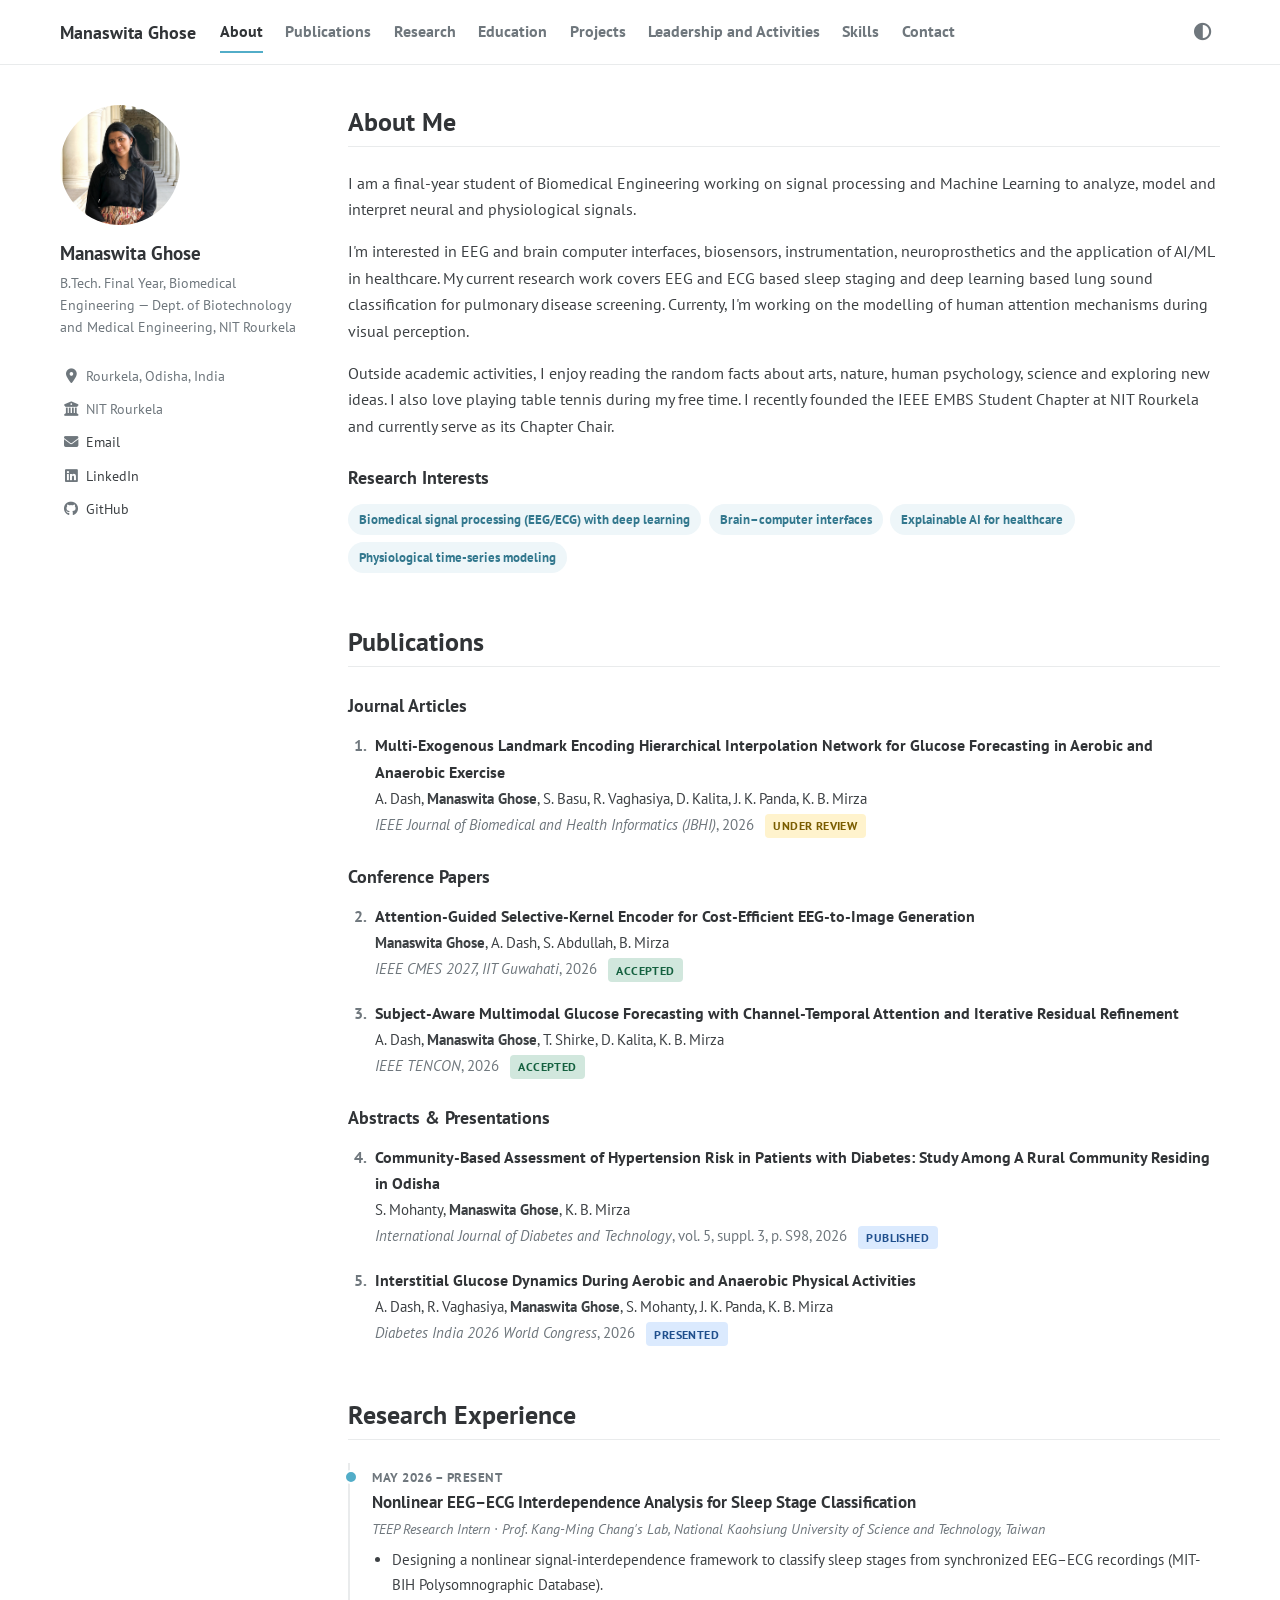
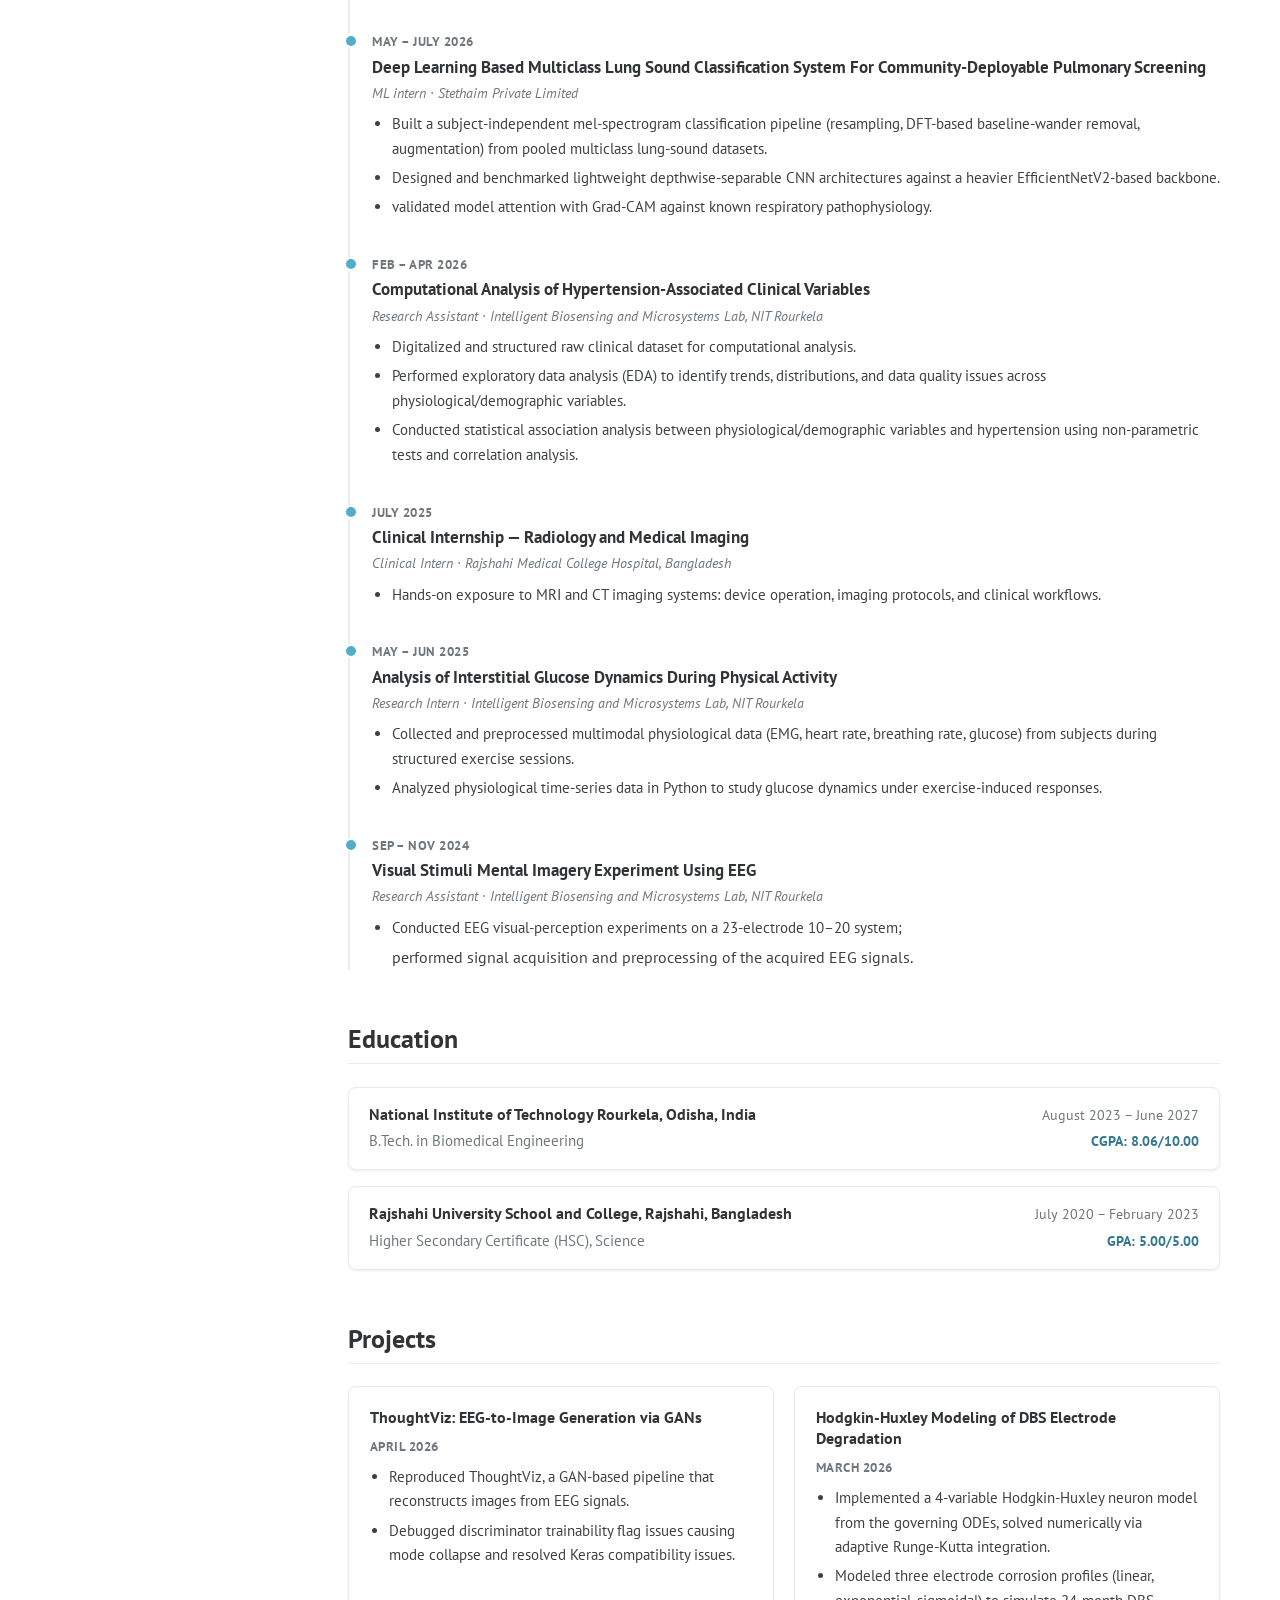
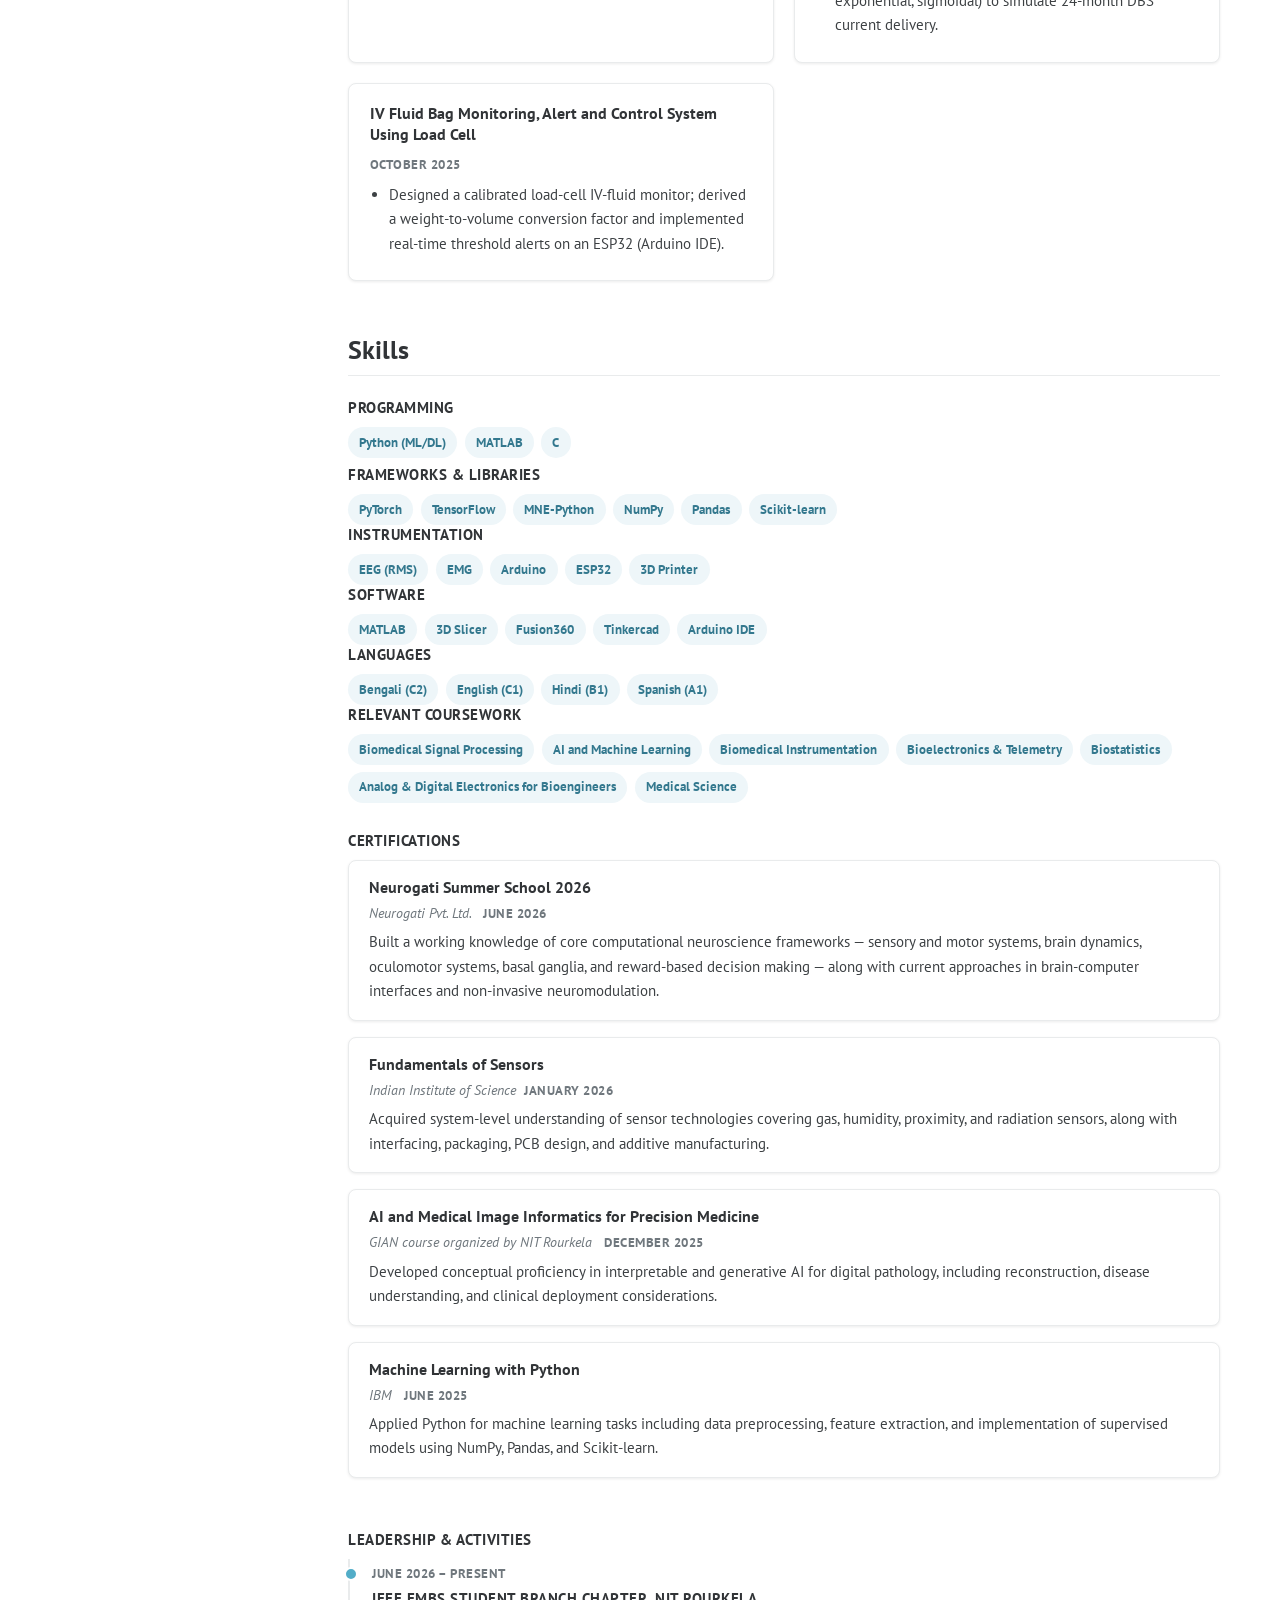
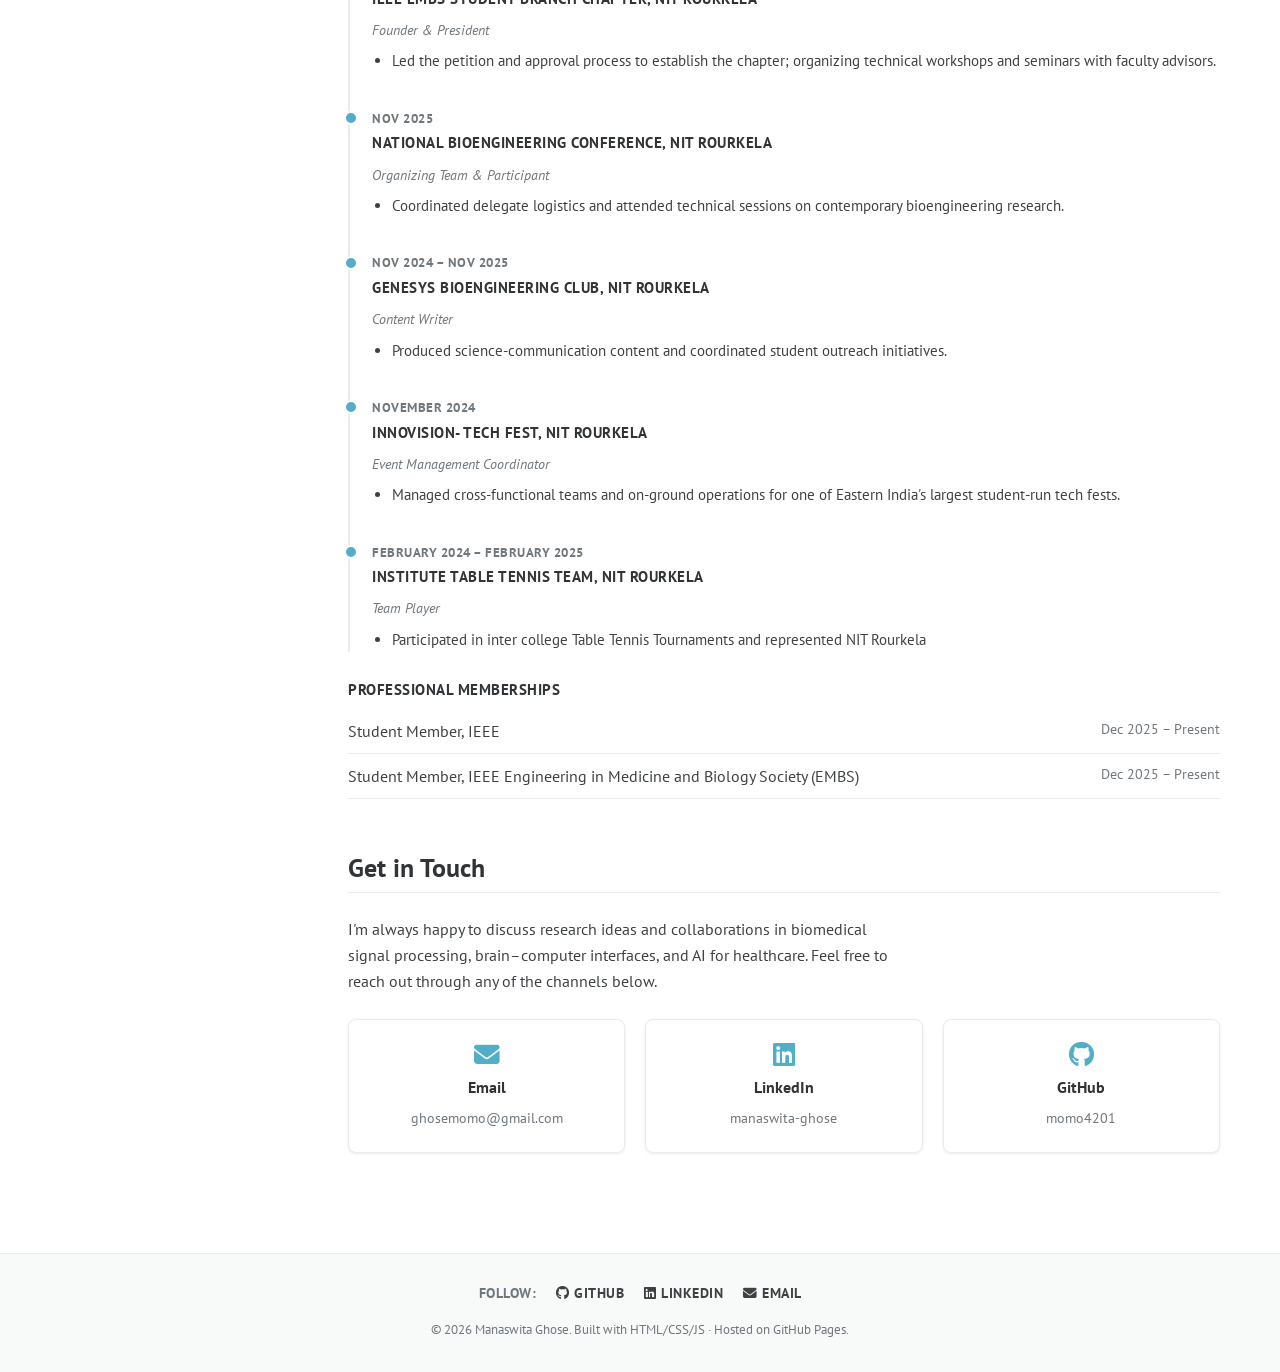
<file: index.html>
<!DOCTYPE html>
<html lang="en">
<head>
  <meta charset="UTF-8">
  <meta name="viewport" content="width=device-width, initial-scale=1.0">
  <title>Manaswita Ghose — Biomedical Engineering, NIT Rourkela</title>
  <meta name="description" content="Academic portfolio of Manaswita Ghose — final-year B.Tech. student in Biomedical Engineering at NIT Rourkela. Research in biomedical signal processing (EEG/ECG) with deep learning, brain–computer interfaces, and explainable AI for healthcare.">
  <meta name="author" content="Manaswita Ghose">
  <meta property="og:title" content="Manaswita Ghose — Academic Portfolio">
  <meta property="og:description" content="Biomedical signal processing (EEG/ECG) with deep learning · Brain–computer interfaces · Explainable AI for healthcare · Physiological time-series modeling">
  <meta property="og:type" content="website">

  <!-- Apply saved theme before first paint to avoid a flash of the wrong theme -->
  <script>
    try {
      var t = localStorage.getItem("portfolio-theme");
      if (t === "dark" || (!t && window.matchMedia && window.matchMedia("(prefers-color-scheme: dark)").matches)) {
        document.documentElement.setAttribute("data-theme", "dark");
      }
    } catch (e) {}
  </script>

  <link rel="preconnect" href="https://fonts.googleapis.com">
  <link rel="preconnect" href="https://fonts.gstatic.com" crossorigin>
  <link href="https://fonts.googleapis.com/css2?family=PT+Sans:ital,wght@0,400;0,700;1,400&display=swap" rel="stylesheet">
  <link rel="stylesheet" href="https://cdnjs.cloudflare.com/ajax/libs/font-awesome/6.5.2/css/all.min.css">
  <link rel="stylesheet" href="styles.css">
</head>
<body>

  <!-- ================= Masthead / Navigation ================= -->
  <header class="masthead" id="top">
    <div class="masthead__inner">
      <a class="site-title" href="#top">Manaswita Ghose</a>
      <nav class="site-nav" id="site-nav" aria-label="Primary">
        <ul class="nav-links">
          <li><a href="#about" class="active">About</a></li>
          <li><a href="#publications">Publications</a></li>
          <li><a href="#experience">Research</a></li>
          <li><a href="#education">Education</a></li>
          <li><a href="#projects">Projects</a></li>
          <li><a href="#activities">Leadership and Activities</a></li>
          <!-- <li><a href="#blog">Blog</a></li> -->
          <!-- <li><a href="#events">Events</a></li> -->
          <li><a href="#skills">Skills</a></li>
          <li><a href="#contact">Contact</a></li>
        </ul>
      </nav>
      <div class="masthead__actions">
        <button id="theme-toggle" type="button" aria-label="Toggle dark mode" title="Toggle dark mode"><i class="fa-solid fa-circle-half-stroke"></i></button>
        <button id="nav-toggle" type="button" aria-label="Toggle navigation" aria-expanded="false"><i class="fa-solid fa-bars"></i></button>
      </div>
    </div>
  </header>

  <div class="page-wrap">

    <!-- ================= Author Sidebar ================= -->
    <aside class="sidebar">
      <div class="author-avatar">
        <img src="images/manaswita.png" alt="Portrait of Manaswita Ghose">
      </div>
      <h2 class="author-name">Manaswita Ghose</h2>
      <p class="author-bio">B.Tech. Final Year, Biomedical Engineering — Dept. of Biotechnology and Medical Engineering, NIT Rourkela</p>
      <ul class="author-urls">
        <li><i class="fa-solid fa-location-dot"></i> Rourkela, Odisha, India</li>
        <li><i class="fa-solid fa-building-columns"></i> NIT Rourkela</li>
        <li><a href="mailto:ghosemomo@gmail.com"><i class="fa-solid fa-envelope"></i> Email</a></li>
        <li><a href="https://www.linkedin.com/in/manaswita-ghose-0408abc/" target="_blank" rel="noopener"><i class="fa-brands fa-linkedin"></i> LinkedIn</a></li>
        <li><a href="https://github.com/momo4201" target="_blank" rel="noopener"><i class="fa-brands fa-github"></i> GitHub</a></li>
      </ul>
    </aside>

    <main class="page-content">

      <!-- ================= About ================= -->
      <section id="about" class="page-section">
        <h2 class="section-title">About Me</h2>
        <p>I am a final-year student of Biomedical Engineering working on signal processing and Machine Learning to analyze, model and interpret neural and physiological signals.</p>
        <p>I'm interested in EEG and brain computer interfaces, biosensors, instrumentation, neuroprosthetics and the application of AI/ML in healthcare. My current research work covers EEG and ECG based sleep staging and deep learning based lung sound classification for pulmonary disease screening. Currenty, I'm working on the modelling of human attention mechanisms during visual perception. </p>
        <p>Outside academic activities, I enjoy reading the random facts about arts, nature, human psychology, science and exploring new ideas. I also love playing table tennis during my free time. I recently founded the IEEE EMBS Student Chapter at NIT Rourkela and currently serve as its Chapter Chair.  </p>
        <h3 class="subsection-title">Research Interests</h3>
        <div class="tags">
          <span class="tag">Biomedical signal processing (EEG/ECG) with deep learning</span>
          <span class="tag">Brain–computer interfaces</span>
          <span class="tag">Explainable AI for healthcare</span>
          <span class="tag">Physiological time-series modeling</span>
        </div>
      </section>

      <!-- ================= Publications ================= -->

      <section id="publications" class="page-section">
        <h2 class="section-title">Publications</h2>

        <div class="pub-group">
          <h3 class="subsection-title">Journal Articles</h3>
          <ol class="pub-list">
            <li class="pub">
              <p class="pub-title">Multi-Exogenous Landmark Encoding Hierarchical Interpolation Network for Glucose Forecasting in Aerobic and Anaerobic Exercise</p>
              <p class="pub-authors">A. Dash, <strong>Manaswita Ghose</strong>, S. Basu, R. Vaghasiya, D. Kalita, J. K. Panda, K. B. Mirza</p>
              <p class="pub-venue"><em>IEEE Journal of Biomedical and Health Informatics (JBHI)</em>, 2026 <span class="badge badge--review">Under Review</span></p>
            </li>
          </ol>
        </div>
        
        <div class="pub-group">
          <h3 class="subsection-title">Conference Papers</h3>
          <ol class="pub-list" start="2">
            <li class="pub">
              <p class="pub-title">Attention-Guided Selective-Kernel Encoder for Cost-Efficient EEG-to-Image Generation</p>
              <p class="pub-authors"><strong>Manaswita Ghose</strong>, A. Dash, S. Abdullah, B. Mirza</p>
              <p class="pub-venue"><em>IEEE CMES 2027, IIT Guwahati</em>, 2026 <span class="badge badge--accepted">Accepted</span></p>
            </li>

            <li class="pub">
              <p class="pub-title">Subject-Aware Multimodal Glucose Forecasting with Channel-Temporal Attention and Iterative Residual Refinement</p>
              <p class="pub-authors">A. Dash, <strong>Manaswita Ghose</strong>, T. Shirke, D. Kalita, K. B. Mirza</p>
              <p class="pub-venue"><em>IEEE TENCON</em>, 2026 <span class="badge badge--accepted">Accepted</span></p>
            </li>
          </ol>
        </div>

        <div class="pub-group">
          <h3 class="subsection-title">Abstracts &amp; Presentations</h3>
          <ol class="pub-list" start="4">
            <li class="pub">
              <p class="pub-title">Community-Based Assessment of Hypertension Risk in Patients with Diabetes: Study Among A Rural Community Residing in Odisha</p>
              <p class="pub-authors">S. Mohanty, <strong>Manaswita Ghose</strong>, K. B. Mirza</p>
              <p class="pub-venue"><em>International Journal of Diabetes and Technology</em>, vol. 5, suppl. 3, p. S98, 2026 <span class="badge badge--published">Published</span></p>
            </li>
            <li class="pub">
              <p class="pub-title">Interstitial Glucose Dynamics During Aerobic and Anaerobic Physical Activities</p>
              <p class="pub-authors">A. Dash, R. Vaghasiya, <strong>Manaswita Ghose</strong>, S. Mohanty, J. K. Panda, K. B. Mirza</p>
              <p class="pub-venue"><em>Diabetes India 2026 World Congress</em>, 2026 <span class="badge badge--published">Presented</span></p>
            </li>
          </ol>
        </div>
      </section>

      <!-- ================= Research Experience ================= -->
      <section id="experience" class="page-section">
        <h2 class="section-title">Research Experience</h2>
        <div class="timeline">
          <div class="timeline-item">
            <span class="timeline-date">May 2026 – Present</span>
            <h3 class="timeline-title">Nonlinear EEG–ECG Interdependence Analysis for Sleep Stage Classification</h3>
            <p class="timeline-meta">TEEP Research Intern · Prof. Kang-Ming Chang's Lab, National Kaohsiung University of Science and Technology, Taiwan</p>
            <ul>
              <li>Designing a nonlinear signal-interdependence framework to classify sleep stages from synchronized EEG–ECG recordings (MIT-BIH Polysomnographic Database).</li>
            </ul>

          </div>
          <div class="timeline-item">
            <span class="timeline-date">May – July 2026</span>
            <h3 class="timeline-title">Deep Learning Based Multiclass Lung Sound Classification System For Community-Deployable Pulmonary Screening</h3>
            <p class="timeline-meta">ML intern · Stethaim Private Limited</p>
            <ul>
              <li>Built a subject-independent mel-spectrogram classification pipeline (resampling, DFT-based baseline-wander removal, augmentation) from pooled multiclass lung-sound datasets.</li>
              <li>Designed and benchmarked lightweight depthwise-separable CNN architectures against a heavier EfficientNetV2-based backbone.</li>
              <li>validated model attention with Grad-CAM against known respiratory pathophysiology.</li>
            </ul>

          </div>
          <div class="timeline-item">
            <span class="timeline-date">Feb – Apr 2026</span>
            <h3 class="timeline-title">Computational Analysis of Hypertension-Associated Clinical Variables</h3>
            <p class="timeline-meta">Research Assistant · Intelligent Biosensing and Microsystems Lab, NIT Rourkela</p>
            <ul>
              <li>Digitalized and structured raw clinical dataset for computational analysis.</li>
              <li>Performed exploratory data analysis (EDA) to identify trends, distributions, and data quality issues across physiological/demographic variables.</li>
              <li>Conducted statistical association analysis between physiological/demographic variables and hypertension using non-parametric tests and correlation analysis.</li>
            </ul>
          </div>
          <div class="timeline-item">
            <span class="timeline-date">July 2025</span>
            <h3 class="timeline-title">Clinical Internship — Radiology and Medical Imaging</h3>
            <p class="timeline-meta">Clinical Intern · Rajshahi Medical College Hospital, Bangladesh</p>
            <ul>
              <li>Hands-on exposure to MRI and CT imaging systems: device operation, imaging protocols, and clinical workflows.</li>
            </ul>
          </div>
          <div class="timeline-item">
            <span class="timeline-date">May – Jun 2025</span>
            <h3 class="timeline-title">Analysis of Interstitial Glucose Dynamics During Physical Activity</h3>
            <p class="timeline-meta">Research Intern · Intelligent Biosensing and Microsystems Lab, NIT Rourkela</p>
            <ul>
              <li>Collected and preprocessed multimodal physiological data (EMG, heart rate, breathing rate, glucose) from subjects during structured exercise sessions.</li>
              <li>Analyzed physiological time-series data in Python to study glucose dynamics under exercise-induced responses.</li>
        
            </ul>
          </div>
          <div class="timeline-item">
            <span class="timeline-date">Sep – Nov 2024</span>
            <h3 class="timeline-title">Visual Stimuli Mental Imagery Experiment Using EEG</h3>
            <p class="timeline-meta">Research Assistant · Intelligent Biosensing and Microsystems Lab, NIT Rourkela</p>
            <ul>
              <li>Conducted EEG visual-perception experiments on a 23-electrode 10–20 system;</li>
              </li>performed signal acquisition and preprocessing of the acquired EEG signals.</li>
            </ul>
          </div>
        </div>
      </section>

      <!-- ================= Education ================= -->
      <section id="education" class="page-section">
        <h2 class="section-title">Education</h2>
        <div class="edu-list">
          <div class="edu-item">
            <div class="edu-main">
              <h3 class="edu-school">National Institute of Technology Rourkela, Odisha, India</h3>
              <p class="edu-degree">B.Tech. in Biomedical Engineering</p>
            </div>
            <div class="edu-side">
              <span class="edu-date">August 2023 – June 2027</span>
              <span class="edu-gpa">CGPA: 8.06/10.00</span>
            </div>
          </div>
          <div class="edu-item">
            <div class="edu-main">
              <h3 class="edu-school">Rajshahi University School and College, Rajshahi, Bangladesh</h3>
              <p class="edu-degree">Higher Secondary Certificate (HSC), Science</p>
            </div>
            <div class="edu-side">
              <span class="edu-date">July 2020 – February 2023</span>
              <span class="edu-gpa">GPA: 5.00/5.00</span>
            </div>
          </div>
        </div>
      </section>

      <!-- ================= Projects ================= -->
      <section id="projects" class="page-section">
        <h2 class="section-title">Projects</h2>
        <div class="project-grid">
          <article class="project-card">
            <h3>ThoughtViz: EEG-to-Image Generation via GANs</h3>
            <span class="project-date">April 2026</span>
            <ul>
              <li>Reproduced ThoughtViz, a GAN-based pipeline that reconstructs images from EEG signals.</li>
              <li>Debugged discriminator trainability flag issues causing mode collapse and resolved Keras compatibility issues.</li>

            </ul>
          </article>
          <article class="project-card">
            <h3>Hodgkin-Huxley Modeling of DBS Electrode Degradation</h3>
            <span class="project-date">March 2026</span>
            <ul>
              <li>Implemented a 4-variable Hodgkin-Huxley neuron model from the governing ODEs, solved numerically via adaptive Runge-Kutta integration.</li>
              <li>Modeled three electrode corrosion profiles (linear, exponential, sigmoidal) to simulate 24-month DBS current delivery.</li>
            </ul>
          </article>

          <article class="project-card">
            <h3>IV Fluid Bag Monitoring, Alert and Control System Using Load Cell</h3>
            <span class="project-date">October 2025</span>
            <ul>
              <li>Designed a calibrated load-cell IV-fluid monitor; derived a weight-to-volume conversion factor and implemented real-time threshold alerts on an ESP32 (Arduino IDE).</li>
            </ul>
          </article>
        </div>
      </section>

      
      
      <!-- ================= Blog & Articles ================= -->
      <!--
        To add an article: copy an <article class="article"> block and edit the
        cover image, meta, title, and body. Drop cover images in images/ (SVG,
        JPG, or PNG all work) and point the <img src> at them. Newest first.
      -->
      <!--
      <section id="blog" class="page-section">
        <h2 class="section-title">Blog &amp; Articles</h2>
        <p class="section-intro">Longer writing on the research I work on — signal processing, brain–computer interfaces, and the things I learn while building them.</p>
        <div class="blog-list">

          <article class="article">
            <figure class="article-cover">
              <img src="images/blog-thoughtviz.jpg" alt="Reproducing ThoughtViz" loading="lazy" onerror="this.closest('.article-cover').classList.add('is-empty'); this.remove();">
              <span class="cover-hint"><i class="fa-solid fa-image"></i> Add your cover image at <code>images/blog-thoughtviz.jpg</code></span>
            </figure>
            <p class="post-meta"><i class="fa-solid fa-calendar-days"></i> April 2026 &middot; <i class="fa-solid fa-tag"></i> EEG · GANs</p>
            <h3 class="post-title">Reproducing ThoughtViz: what breaks when you turn EEG into images</h3>
            <div class="article-body">
              <p>ThoughtViz is a GAN pipeline that reconstructs images from EEG signals. I set out to reproduce it, expecting the hard part to be the model. It wasn't. The hard part was a single trainability flag on the discriminator that, left in the wrong state, quietly collapsed every run into the same output no matter what EEG I fed in.</p>

              <p>Mode collapse is easy to name and annoying to catch. The loss curves looked reasonable. The samples did not — the generator had found one image the discriminator couldn't reject and simply stopped exploring. Tracing it back meant reading the Keras training loop carefully enough to see where the discriminator was staying trainable during the generator's turn. Once the flag was fixed, the variety came back.</p>

              <p>The signal itself is the part people underestimate. EEG is noisy, non-stationary, and low on spatial resolution — a handful of channels standing in for millions of neurons. Below is an illustrative slice of what the encoder actually sees: a few channels of raw-looking trace, the kind of input the GAN has to turn into a picture.</p>

              <figure class="eeg-figure">
                <svg class="eeg-viz" viewBox="0 0 740 320" role="img" aria-label="Illustrative multi-channel EEG traces">
                  <g class="eeg-grid">
                    <line x1="48" y1="10" x2="48" y2="290"></line>
                    <line x1="220" y1="10" x2="220" y2="290"></line>
                    <line x1="392" y1="10" x2="392" y2="290"></line>
                    <line x1="564" y1="10" x2="564" y2="290"></line>
                    <line x1="728" y1="10" x2="728" y2="290"></line>
                  </g>
                  <g transform="translate(48,10)">
                    <text class="eeg-label" x="-40" y="64">Fp1</text>
                    <text class="eeg-label" x="-36" y="124">Fz</text>
                    <text class="eeg-label" x="-36" y="184">Cz</text>
                    <text class="eeg-label" x="-36" y="244">Pz</text>
                    <polyline class="eeg-trace" points="0,68.9 8,72.7 16,65.4 24,62.9 32,70.7 40,77.0 48,66.6 56,52.5 64,55.0 72,56.7 80,59.8 88,51.5 96,49.2 104,52.2 112,60.8 120,60.3 128,55.3 136,54.7 144,64.9 152,69.4 160,65.4 168,65.2 176,66.2 184,73.5 192,67.3 200,62.4 208,52.3 216,58.0 224,61.8 232,55.7 240,47.7 248,48.7 256,52.3 264,56.2 272,56.8 280,55.1 288,56.3 296,70.2 304,74.8 312,66.2 320,65.9 328,67.7 336,73.2 344,72.9 352,64.1 360,55.4 368,55.8 376,61.7 384,57.6 392,50.1 400,47.6 408,52.8 416,56.3 424,60.0 432,54.9 440,55.4 448,71.5 456,72.6 464,68.9 472,60.8 480,67.9 488,73.0 496,66.3 504,62.2 512,52.1 520,58.5 528,62.6 536,55.3 544,45.1 552,49.0 560,56.2 568,58.3 576,54.4 584,51.8 592,59.3 600,69.5 608,68.3 616,64.8 624,62.2 632,69.1 640,71.5 648,64.9 656,58.7 664,54.8 672,55.2 680,58.5"></polyline>
                    <polyline class="eeg-trace" points="0,113.2 8,103.0 16,112.2 24,121.8 32,119.1 40,119.1 48,119.0 56,124.1 64,133.9 72,133.0 80,124.4 88,121.7 96,126.7 104,128.6 112,118.8 120,116.0 128,111.9 136,114.6 144,117.6 152,111.3 160,104.1 168,108.7 176,118.0 184,124.5 192,115.6 200,121.9 208,127.0 216,136.7 224,131.8 232,122.2 240,125.7 248,129.1 256,127.9 264,117.1 272,114.6 280,111.6 288,116.9 296,112.6 304,107.4 312,108.0 320,113.6 328,123.9 336,121.5 344,116.4 352,117.9 360,128.4 368,135.9 376,132.7 384,120.7 392,122.4 400,129.4 408,130.0 416,117.4 424,108.8 432,114.1 440,120.0 448,112.2 456,110.9 464,109.4 472,116.8 480,122.8 488,121.1 496,118.6 504,117.5 512,128.6 520,130.4 528,130.1 536,124.9 544,135.5 552,132.1 560,126.2 568,113.7 576,111.2 584,113.8 592,114.1 600,112.0 608,105.8 616,106.8 624,117.1 632,119.5 640,121.2 648,117.2 656,123.5 664,129.9 672,130.6 680,130.6"></polyline>
                    <polyline class="eeg-trace" points="0,180.2 8,179.8 16,183.2 24,180.7 32,173.6 40,169.3 48,175.2 56,176.6 64,176.0 72,166.2 80,173.8 88,179.4 96,184.4 104,177.3 112,180.9 120,188.7 128,196.5 136,180.1 144,181.1 152,180.6 160,180.0 168,186.3 176,175.8 184,171.9 192,168.3 200,175.5 208,176.4 216,174.0 224,165.4 232,174.0 240,185.8 248,186.6 256,183.0 264,184.6 272,187.5 280,197.0 288,192.7 296,186.3 304,180.1 312,186.4 320,186.0 328,178.4 336,180.2 344,168.0 352,173.4 360,178.1 368,170.2 376,171.9 384,177.2 392,187.2 400,185.1 408,179.6 416,180.6 424,191.0 432,194.7 440,193.5 448,179.4 456,179.8 464,186.6 472,185.4 480,178.1 488,167.0 496,172.3 504,167.3 512,172.3 520,171.9 528,172.4 536,179.9 544,185.1 552,185.2 560,182.5 568,186.0 576,187.7 584,197.0 592,189.4 600,184.5 608,179.3 616,183.2 624,182.3 632,173.3 640,170.8 648,173.3 656,176.9 664,175.0 672,167.6 680,169.1"></polyline>
                    <polyline class="eeg-trace" points="0,240.0 8,246.0 16,248.1 24,246.4 32,248.0 40,251.2 48,254.6 56,240.8 64,218.6 72,238.0 80,238.3 88,236.0 96,226.9 104,227.1 112,223.1 120,234.7 128,235.1 136,222.3 144,236.7 152,243.8 160,249.8 168,248.1 176,245.5 184,247.8 192,252.1 200,253.0 208,244.6 216,236.4 224,238.1 232,242.8 240,238.2 248,226.6 256,226.2 264,234.8 272,237.8 280,233.0 288,232.0 296,238.1 304,243.1 312,247.7 320,247.3 328,246.0 336,246.6 344,251.5 352,235.2 360,241.5 368,235.7 376,236.3 384,242.1 392,232.2 400,230.0 408,225.5 416,234.5 424,235.0 432,232.7 440,233.1 448,237.8 456,248.6 464,251.6 472,245.3 480,262.0 488,236.1 496,254.6 504,246.6 512,243.9 520,233.6 528,237.6 536,261.5 544,231.0 552,225.5 560,230.8 568,237.5 576,236.4 584,236.7 592,233.3 600,242.1 608,246.1 616,245.7 624,246.8 632,247.1 640,248.0 648,251.3 656,245.2 664,235.8 672,238.3 680,244.1"></polyline>
                  </g>
                  <text class="eeg-axis" x="48" y="308">0 s</text>
                  <text class="eeg-axis" x="672" y="308">4 s</text>
                </svg>
                <figcaption>Illustrative EEG traces (four channels of the 10–20 system). Synthetic data, shown to convey what the encoder reads.</figcaption>
              </figure>

              <p>My takeaway: with generative models on physiological data, the training bugs bite harder than the architecture choices. A clean reproduction is worth as much as a new idea, because it tells you which failures are yours and which belong to the method.</p>
            </div>
          </article>

          <article class="article">
            <figure class="article-cover">
              <img src="images/blog-sleep.jpg" alt="Reading sleep in EEG and ECG" loading="lazy" onerror="this.closest('.article-cover').classList.add('is-empty'); this.remove();">
              <span class="cover-hint"><i class="fa-solid fa-image"></i> Add your cover image at <code>images/blog-sleep.jpg</code></span>
            </figure>
            <p class="post-meta"><i class="fa-solid fa-calendar-days"></i> May 2026 &middot; <i class="fa-solid fa-tag"></i> Sleep · EEG–ECG</p>
            <h3 class="post-title">Reading sleep in two signals at once</h3>
            <div class="article-body">
              <p>My TEEP internship in Taiwan is built around one question: how much do the brain and the heart agree during sleep? Most sleep staging leans on EEG alone. I'm looking at whether the nonlinear coupling between EEG and ECG carries staging information that either signal misses on its own, using synchronized recordings from the MIT-BIH Polysomnographic Database.</p>

              <p>The appeal of a coupling measure is that it doesn't care about absolute amplitude, which drifts between subjects and even across a single night. It asks a narrower question — when one signal moves, how predictably does the other follow — and that relationship seems to shift as sleep deepens. Whether it shifts cleanly enough to stage on is exactly what I'm testing.</p>

              <p>This one is still in progress, so no tidy results yet. I'll write up what the interdependence actually looks like across stages once the analysis holds together.</p>
            </div>
          </article>
        -->
       
      
      <!-- ================= Skills ================= -->
      <section id="skills" class="page-section">
        <h2 class="section-title">Skills</h2>
        <div class="skills-grid">
          <div class="skill-group">
            <h3>Programming</h3>
            <div class="tags"><span class="tag">Python (ML/DL)</span><span class="tag">MATLAB</span><span class="tag">C</span><span 
          </div>
          <div class="skill-group">
            <h3>Frameworks & Libraries</h3>
            <div class="tags"><span class="tag">PyTorch</span><span class="tag">TensorFlow</span><span class="tag">MNE-Python</span><span class="tag">NumPy</span><span class="tag">Pandas</span><span class="tag">Scikit-learn</span></div>
          </div>
          <div class="skill-group">
            <h3>Instrumentation</h3>
            <div class="tags"><span class="tag">EEG (RMS)</span><span class="tag">EMG</span><span class="tag">Arduino</span><span class="tag">ESP32</span><span class="tag">3D Printer</span></div>
          </div>
          <div class="skill-group">
            <h3>Software</h3>
            <div class="tags"><span class="tag">MATLAB</span><span class="tag">3D Slicer</span><span class="tag">Fusion360</span><span class="tag">Tinkercad</span><span class="tag">Arduino IDE</span></div>
          </div>
          <div class="skill-group">
            <h3>Languages</h3>
            <div class="tags"><span class="tag">Bengali (C2)</span><span class="tag">English (C1)</span><span class="tag">Hindi (B1)</span><span class="tag">Spanish (A1)</span></div>
          </div>
          <div class="skill-group">
            <h3>Relevant Coursework</h3>
            <div class="tags"><span class="tag">Biomedical Signal Processing</span><span class="tag">AI and Machine Learning</span><span class="tag">Biomedical Instrumentation</span><span class="tag">Bioelectronics &amp; Telemetry</span><span class="tag">Biostatistics</span><span class="tag">Analog &amp; Digital Electronics for Bioengineers</span><span class="tag">Medical Science</span></div>
          </div>
        </div>

        <h3 class="subsection-title">Certifications</h3>
        <div class="cert-list">
          <div class="cert-item">
            <h4 class="cert-name">Neurogati Summer School 2026</h4>
            <p class="cert-org">Neurogati Pvt. Ltd. <span class="cert-date">June 2026</span></p>
            <p class="cert-desc">Built a working knowledge of core computational neuroscience frameworks — sensory and motor systems, brain dynamics, oculomotor systems, basal ganglia, and reward-based decision making — along with current approaches in brain-computer interfaces and non-invasive neuromodulation.</p>
          </div>
          <div class="cert-item">
            <h4 class="cert-name">Fundamentals of Sensors</h4>
            <p class="cert-org">Indian Institute of Science<span class="cert-date">January 2026</span></p>
            <p class="cert-desc">Acquired system-level understanding of sensor technologies covering gas, humidity, proximity, and radiation sensors, along with interfacing, packaging, PCB design, and additive manufacturing.</p>
          </div>

          <div class="cert-item">
            <h4 class="cert-name">AI and Medical Image Informatics for Precision Medicine</h4>
            <p class="cert-org">GIAN course organized by NIT Rourkela <span class="cert-date">December 2025</span></p>
            <p class="cert-desc">Developed conceptual proficiency in interpretable and generative AI for digital pathology, including reconstruction, disease understanding, and clinical deployment considerations.</p>
          </div>
          <div class="cert-item">
            <h4 class="cert-name">Machine Learning with Python</h4>
            <p class="cert-org">IBM <span class="cert-date">June 2025</span></p>
            <p class="cert-desc">Applied Python for machine learning tasks including data preprocessing, feature extraction, and implementation of supervised models using NumPy, Pandas, and Scikit-learn.</p>
          </div>
        </div>

        <section id="activities" class="page-section"></section>
        <h3 class="subsection-title">Leadership &amp; Activities</h3>
        <div class="timeline">
          <div class="timeline-item">
            <span class="timeline-date">June 2026 – Present</span>
            <h3 class="timeline-title">IEEE EMBS Student Branch Chapter, NIT Rourkela</h3>
            <p class="timeline-meta">Founder &amp; President</p>
            <ul>
              <li>Led the petition and approval process to establish the chapter; organizing technical workshops and seminars with faculty advisors.</li>
            </ul>
          </div>
          <div class="timeline-item">
            <span class="timeline-date">Nov 2025</span>
            <h3 class="timeline-title">National Bioengineering Conference, NIT Rourkela</h3>
            <p class="timeline-meta">Organizing Team &amp; Participant</p>
            <ul>
              <li>Coordinated delegate logistics and attended technical sessions on contemporary bioengineering research.</li>
            </ul>
          </div>
          <div class="timeline-item">
            <span class="timeline-date">Nov 2024 – Nov 2025</span>
            <h3 class="timeline-title">GENESYS Bioengineering Club, NIT Rourkela</h3>
            <p class="timeline-meta">Content Writer</p>
            <ul>
              <li>Produced science-communication content and coordinated student outreach initiatives.</li>
            </ul>
          </div>
          <div class="timeline-item">
            <span class="timeline-date">November 2024</span>
            <h3 class="timeline-title">INNOVISION- Tech Fest, NIT Rourkela</h3>
            <p class="timeline-meta">Event Management Coordinator</p>
            <ul>
              <li>Managed cross-functional teams and on-ground operations for one of Eastern India's largest student-run tech fests.</li>
            </ul>
          </div>
          <div class="timeline-item">
            <span class="timeline-date">February 2024 – February 2025</span>
            <h3 class="timeline-title">Institute Table Tennis Team, NIT Rourkela</h3>
            <p class="timeline-meta">Team Player</p>
            <ul>
              <li>Participated in inter college Table Tennis Tournaments and represented NIT Rourkela</li>
            </ul>
          </div>

          
        </div>

        <h3 class="subsection-title">Professional Memberships</h3>
        <ul class="membership-list">
          <li>Student Member, IEEE <span class="membership-date">Dec 2025 – Present</span></li>
          <li>Student Member, IEEE Engineering in Medicine and Biology Society (EMBS) <span class="membership-date">Dec 2025 – Present</span></li>
        </ul>

      </section>
      <!-- ================= Activities (blog-style posts) ================= -->
      <!--
        To add a new post: copy an <article class="post"> block below and edit it.
        Newest posts go at the top.
      
      
      <section id="events" class="page-section">
        <h2 class="section-title">Events</h2>-->
        <!-- <p class="section-intro">Notes from seminars, workshops, and conferences I've recently attended.</p> 
        <div class="post-list">
          
          <article class="post">
            <figure class="post-figure">
              <img src="images/activity-neurogati.svg" alt="Neurogati Summer School 2026" loading="lazy" onerror="this.closest('.post-figure').style.display='none'">
              <figcaption>Neurogati Summer School 2026 — replace this banner with your own photo.</figcaption>
            </figure>
            <p class="post-meta"><i class="fa-solid fa-calendar-days"></i> September 2026 &middot; <i class="fa-solid fa-location-dot"></i> Department of Biotechnology and medical engineering,NIT Rourkela</p>
            <h3 class="post-title">BioInnovation Hackathon 2026</h3>
            <p>We, a team of four students, participated in this hackathon where we presented our idea on developing a novel approach for a wearable UV-Vis spectrometer.</p>
          </article>
        
          <article class="post">
            <figure class="post-figure">
              <img src="images/activity-gian.svg" alt="GIAN course on AI and Medical Image Informatics" loading="lazy" onerror="this.closest('.post-figure').style.display='none'">
              <figcaption>GIAN course at NIT Rourkela — replace this banner with your own photo.</figcaption>
            </figure>
            <p class="post-meta"><i class="fa-solid fa-calendar-days"></i> December 2025 &middot; <i class="fa-solid fa-location-dot"></i> NIT Rourkela</p>
            <h3 class="post-title">A GIAN course on AI for digital pathology</h3>
            <p>I took a GIAN course at NIT Rourkela on interpretable and generative AI for digital pathology. We covered image reconstruction and disease understanding, but the part I keep coming back to was the deployment side — what it actually takes to put one of these models in front of a clinician. That framing changed how I think about explainability in my own signal work: a model that can't justify itself doesn't make it to the clinic.</p>
          </article>

          <article class="post">
            <figure class="post-figure">
              <img src="images/activity-conference.svg" alt="National Bioengineering Conference at NIT Rourkela" loading="lazy" onerror="this.closest('.post-figure').style.display='none'">
              <figcaption>National Bioengineering Conference — replace this banner with your own photo.</figcaption>
            </figure>
            <p class="post-meta"><i class="fa-solid fa-calendar-days"></i> November 2025 &middot; <i class="fa-solid fa-location-dot"></i> NIT Rourkela</p>
            <h3 class="post-title">Behind the scenes at the National Bioengineering Conference</h3>
            <p>I was on the organizing team for the National Bioengineering Conference at NIT Rourkela, handling delegate logistics and sitting in on the technical sessions when I could. Running an event and attending it at the same time is a strange split, but it taught me how much quiet coordination goes into a conference before anyone walks into the room.</p>
          </article>
          
        </div>
      </section>
    -->
      <!-- ================= Contact ================= -->
      <section id="contact" class="page-section">
        <h2 class="section-title">Get in Touch</h2>
        <p class="contact-intro">I'm always happy to discuss research ideas and collaborations in biomedical signal processing, brain&ndash;computer interfaces, and AI for healthcare. Feel free to reach out through any of the channels below.</p>
        <div class="contact-grid">
          <a class="contact-card" href="mailto:ghosemomo@gmail.com">
            <i class="fa-solid fa-envelope contact-icon"></i>
            <span class="contact-label">Email</span>
            <span class="contact-value">ghosemomo@gmail.com</span>
          </a>
          
          <a class="contact-card" href="https://www.linkedin.com/in/manaswita-ghose" target="_blank" rel="noopener">
            <i class="fa-brands fa-linkedin contact-icon"></i>
            <span class="contact-label">LinkedIn</span>
            <span class="contact-value">manaswita-ghose</span>
          </a>
          <a class="contact-card" href="https://github.com/momo4201" target="_blank" rel="noopener">
            <i class="fa-brands fa-github contact-icon"></i>
            <span class="contact-label">GitHub</span>
            <span class="contact-value">momo4201</span>
          </a>
        </div>
      </section>

    </main>
  </div>

  <!-- ================= Footer ================= -->
  <footer class="page-footer">
    <div class="footer-follow">
      <span>Follow:</span>
      <a href="https://github.com/momo4201" target="_blank" rel="noopener"><i class="fa-brands fa-github"></i> GitHub</a>
      <a href="https://www.linkedin.com/in/manaswita-ghose" target="_blank" rel="noopener"><i class="fa-brands fa-linkedin"></i> LinkedIn</a>
      <a href="mailto:ghosemomo@gmail.com"><i class="fa-solid fa-envelope"></i> Email</a>
    </div>
    <p class="footer-copy">&copy; <span id="year">2026</span> Manaswita Ghose. Built with HTML/CSS/JS &middot; Hosted on GitHub Pages.</p>
  </footer>

  <script src="script.js"></script>
</body>
</html>
</file>
<file: styles.css>
/* ==========================================================================
   Academic Portfolio — Manaswita Ghose
   Styled after the Academic Pages / Minimal Mistakes Jekyll theme.
   ========================================================================== */

:root {
  --bg: #ffffff;
  --bg-alt: #f8f9f9;
  --text: #3d4144;
  --text-light: #6f777d;
  --heading: #313437;
  --accent: #52adc8;
  --accent-dark: #33788e;
  --border: #e9ebec;
  --card-bg: #ffffff;
  --card-shadow: 0 1px 3px rgba(0, 0, 0, 0.08);
  --masthead-bg: rgba(255, 255, 255, 0.95);
  --tag-bg: #eef6f9;
  --tag-text: #33788e;
  --badge-review-bg: #fff3cd;
  --badge-review-text: #7a5d00;
  --badge-accepted-bg: #d1e7dd;
  --badge-accepted-text: #14603f;
  --badge-published-bg: #dbeafe;
  --badge-published-text: #1e4e8c;
  --masthead-h: 64px;
}

[data-theme="dark"] {
  --bg: #16191c;
  --bg-alt: #1d2125;
  --text: #d3d7da;
  --text-light: #9aa1a7;
  --heading: #f0f2f3;
  --accent: #6cc3dd;
  --accent-dark: #9ad9ec;
  --border: #2c3237;
  --card-bg: #1d2125;
  --card-shadow: 0 1px 3px rgba(0, 0, 0, 0.4);
  --masthead-bg: rgba(22, 25, 28, 0.95);
  --tag-bg: #223138;
  --tag-text: #8fd0e2;
  --badge-review-bg: #3c320f;
  --badge-review-text: #ffd75e;
  --badge-accepted-bg: #16382a;
  --badge-accepted-text: #6fd3a3;
  --badge-published-bg: #1c2f4a;
  --badge-published-text: #8db9f0;
}

* {
  box-sizing: border-box;
}

html {
  scroll-behavior: smooth;
}

body {
  margin: 0;
  font-family: "PT Sans", -apple-system, BlinkMacSystemFont, "Segoe UI", Roboto,
    Helvetica, Arial, sans-serif;
  font-size: 16px;
  line-height: 1.65;
  color: var(--text);
  background: var(--bg);
  transition: background 0.25s ease, color 0.25s ease;
}

a {
  color: var(--accent);
  text-decoration: none;
}

a:hover {
  color: var(--accent-dark);
  text-decoration: underline;
}

h1, h2, h3, h4 {
  color: var(--heading);
  line-height: 1.3;
  margin-top: 0;
}

img {
  max-width: 100%;
}

/* --------------------------------------------------------------------------
   Masthead / navigation
   -------------------------------------------------------------------------- */

.masthead {
  position: sticky;
  top: 0;
  z-index: 100;
  background: var(--masthead-bg);
  backdrop-filter: blur(6px);
  border-bottom: 1px solid var(--border);
}

.masthead__inner {
  max-width: 1200px;
  margin: 0 auto;
  padding: 0 1.25rem;
  min-height: var(--masthead-h);
  display: flex;
  align-items: center;
  gap: 1.5rem;
}

.site-title {
  font-size: 1.15rem;
  font-weight: 700;
  color: var(--heading);
  white-space: nowrap;
}

.site-title:hover {
  color: var(--heading);
  text-decoration: none;
  border-bottom: 2px solid var(--heading);
}

.site-nav {
  flex: 1;
}

.nav-links {
  list-style: none;
  margin: 0;
  padding: 0;
  display: flex;
  flex-wrap: wrap;
  gap: 0.25rem 1.4rem;
}

.nav-links a {
  display: inline-block;
  padding: 0.4rem 0;
  color: var(--text-light);
  font-weight: 600;
  border-bottom: 2px solid transparent;
}

.nav-links a:hover {
  color: var(--heading);
  text-decoration: none;
}

.nav-links a.active {
  color: var(--heading);
  border-bottom-color: var(--accent);
}

.masthead__actions {
  display: flex;
  align-items: center;
  gap: 0.5rem;
  margin-left: auto;
}

#theme-toggle,
#nav-toggle {
  background: none;
  border: none;
  color: var(--text-light);
  font-size: 1.1rem;
  padding: 0.5rem;
  cursor: pointer;
  border-radius: 6px;
}

#theme-toggle:hover,
#nav-toggle:hover {
  color: var(--heading);
  background: var(--bg-alt);
}

#nav-toggle {
  display: none;
}

/* --------------------------------------------------------------------------
   Layout: sidebar + content
   -------------------------------------------------------------------------- */

.page-wrap {
  max-width: 1200px;
  margin: 0 auto;
  padding: 2.5rem 1.25rem 3rem;
  display: grid;
  grid-template-columns: 240px minmax(0, 1fr);
  gap: 3rem;
  align-items: start;
}

.sidebar {
  position: sticky;
  top: calc(var(--masthead-h) + 2rem);
  text-align: left;
}

.author-avatar {
  width: 120px;
  height: 120px;
  border-radius: 50%;
  overflow: hidden;
  background: linear-gradient(135deg, var(--accent), var(--accent-dark));
  margin-bottom: 1rem;
}

.author-avatar img {
  width: 100%;
  height: 100%;
  display: block;
  object-fit: cover;
}

.author-name {
  font-size: 1.2rem;
  margin: 0 0 0.35rem;
}

.author-bio {
  font-size: 0.85rem;
  color: var(--text-light);
  margin: 0 0 1.25rem;
}

.author-urls {
  list-style: none;
  margin: 0;
  padding: 0;
  font-size: 0.9rem;
}

.author-urls li {
  padding: 0.3rem 0;
  color: var(--text-light);
}

.author-urls i {
  width: 1.4rem;
  text-align: center;
  color: var(--text-light);
}

.author-urls a {
  color: var(--text);
}

.author-urls a:hover {
  color: var(--accent-dark);
}

/* --------------------------------------------------------------------------
   Sections
   -------------------------------------------------------------------------- */

.page-section {
  margin-bottom: 3.25rem;
  scroll-margin-top: calc(var(--masthead-h) + 1rem);
}

.section-title {
  font-size: 1.6rem;
  font-weight: 700;
  padding-bottom: 0.5rem;
  border-bottom: 1px solid var(--border);
  margin-bottom: 1.4rem;
}

.subsection-title {
  font-size: 1.1rem;
  font-weight: 700;
  margin: 1.75rem 0 0.9rem;
}

/* Tags (research interests, skills, coursework) */

.tags {
  display: flex;
  flex-wrap: wrap;
  gap: 0.45rem;
}

.tag {
  background: var(--tag-bg);
  color: var(--tag-text);
  font-size: 0.82rem;
  font-weight: 600;
  padding: 0.28rem 0.7rem;
  border-radius: 999px;
  white-space: nowrap;
}

/* --------------------------------------------------------------------------
   Publications
   -------------------------------------------------------------------------- */

.pub-group {
  margin-bottom: 1.5rem;
}

.pub-list {
  margin: 0;
  padding-left: 1.4rem;
}

.pub {
  margin-bottom: 1.1rem;
  padding-left: 0.3rem;
}

.pub::marker {
  color: var(--text-light);
  font-weight: 700;
}

.pub p {
  margin: 0.1rem 0;
}

.pub-title {
  font-weight: 700;
  color: var(--heading);
}

.pub-authors {
  font-size: 0.92rem;
}

.pub-venue {
  font-size: 0.92rem;
  color: var(--text-light);
}

.badge {
  display: inline-block;
  font-size: 0.72rem;
  font-weight: 700;
  text-transform: uppercase;
  letter-spacing: 0.4px;
  padding: 0.15rem 0.55rem;
  border-radius: 4px;
  margin-left: 0.4rem;
  vertical-align: middle;
}

.badge--review {
  background: var(--badge-review-bg);
  color: var(--badge-review-text);
}

.badge--accepted {
  background: var(--badge-accepted-bg);
  color: var(--badge-accepted-text);
}

.badge--published {
  background: var(--badge-published-bg);
  color: var(--badge-published-text);
}

/* --------------------------------------------------------------------------
   Timeline (research experience, leadership)
   -------------------------------------------------------------------------- */

.timeline {
  position: relative;
  padding-left: 1.4rem;
  border-left: 2px solid var(--border);
}

.timeline-item {
  position: relative;
  margin-bottom: 1.9rem;
}

.timeline-item:last-child {
  margin-bottom: 0.5rem;
}

.timeline-item::before {
  content: "";
  position: absolute;
  left: calc(-1.4rem - 6px);
  top: 0.45rem;
  width: 10px;
  height: 10px;
  border-radius: 50%;
  background: var(--accent);
  border: 2px solid var(--bg);
}

.timeline-date {
  font-size: 0.8rem;
  font-weight: 700;
  text-transform: uppercase;
  letter-spacing: 0.5px;
  color: var(--text-light);
}

.timeline-title {
  font-size: 1.05rem;
  margin: 0.2rem 0 0.15rem;
}

.timeline-meta {
  font-size: 0.9rem;
  font-style: italic;
  color: var(--text-light);
  margin: 0 0 0.4rem;
}

.timeline-item ul {
  margin: 0.3rem 0 0;
  padding-left: 1.2rem;
}

.timeline-item li {
  margin-bottom: 0.25rem;
  font-size: 0.95rem;
}

/* --------------------------------------------------------------------------
   Education
   -------------------------------------------------------------------------- */

.edu-list {
  display: flex;
  flex-direction: column;
  gap: 1rem;
}

.edu-item {
  display: flex;
  justify-content: space-between;
  gap: 1.5rem;
  flex-wrap: wrap;
  background: var(--card-bg);
  border: 1px solid var(--border);
  border-radius: 8px;
  padding: 1rem 1.25rem;
  box-shadow: var(--card-shadow);
}

.edu-school {
  font-size: 1.02rem;
  margin: 0 0 0.2rem;
}

.edu-degree {
  margin: 0;
  font-size: 0.95rem;
  color: var(--text-light);
}

.edu-side {
  display: flex;
  flex-direction: column;
  align-items: flex-end;
  gap: 0.25rem;
  text-align: right;
}

.edu-date {
  font-size: 0.85rem;
  color: var(--text-light);
}

.edu-gpa {
  font-size: 0.85rem;
  font-weight: 700;
  color: var(--accent-dark);
}

/* --------------------------------------------------------------------------
   Projects
   -------------------------------------------------------------------------- */

.project-grid {
  display: grid;
  grid-template-columns: repeat(auto-fit, minmax(280px, 1fr));
  gap: 1.25rem;
}

.project-card {
  background: var(--card-bg);
  border: 1px solid var(--border);
  border-radius: 8px;
  padding: 1.2rem 1.3rem;
  box-shadow: var(--card-shadow);
}

.project-card h3 {
  font-size: 1.02rem;
  margin: 0 0 0.25rem;
}

.project-date {
  display: inline-block;
  font-size: 0.8rem;
  font-weight: 700;
  text-transform: uppercase;
  letter-spacing: 0.5px;
  color: var(--text-light);
  margin-bottom: 0.5rem;
}

.project-card ul {
  margin: 0;
  padding-left: 1.2rem;
}

.project-card li {
  margin-bottom: 0.3rem;
  font-size: 0.93rem;
}

/* --------------------------------------------------------------------------
   Activities (blog-style posts)
   -------------------------------------------------------------------------- */

.section-intro {
  color: var(--text-light);
  margin-top: -0.5rem;
  margin-bottom: 1.5rem;
}

.post-list {
  display: flex;
  flex-direction: column;
}

.post {
  padding: 1.4rem 0;
  border-bottom: 1px solid var(--border);
}

.post:first-child {
  padding-top: 0;
}

.post:last-child {
  border-bottom: none;
  padding-bottom: 0;
}

.post-meta {
  font-size: 0.82rem;
  font-weight: 700;
  text-transform: uppercase;
  letter-spacing: 0.5px;
  color: var(--text-light);
  margin: 0 0 0.35rem;
}

.post-meta i {
  color: var(--accent);
  margin-right: 0.3rem;
}

.post-title {
  font-size: 1.15rem;
  margin: 0 0 0.5rem;
}

.post p:last-child {
  margin-bottom: 0;
}

/* Figures / images inside posts and articles */

.post-figure,
.article-cover {
  margin: 0 0 1rem;
}

.post-figure img,
.article-cover img {
  width: 100%;
  height: auto;
  display: block;
  border-radius: 8px;
  border: 1px solid var(--border);
}

.post-figure figcaption {
  font-size: 0.8rem;
  color: var(--text-light);
  margin-top: 0.4rem;
  font-style: italic;
}

/* --------------------------------------------------------------------------
   Blog & Articles
   -------------------------------------------------------------------------- */

.blog-list {
  display: flex;
  flex-direction: column;
  gap: 2.5rem;
}

.article {
  border: 1px solid var(--border);
  border-radius: 10px;
  overflow: hidden;
  background: var(--card-bg);
  box-shadow: var(--card-shadow);
}

.article-cover {
  margin: 0;
}

.article-cover img {
  border: none;
  border-radius: 0;
  border-bottom: 1px solid var(--border);
}

/* Empty cover: a labeled drop-zone shown until a real photo is added */

.cover-hint {
  display: none;
}

.article-cover.is-empty {
  display: flex;
  align-items: center;
  justify-content: center;
  aspect-ratio: 2 / 1;
  background: var(--bg-alt);
  border-bottom: 1px dashed var(--border);
}

.article-cover.is-empty .cover-hint {
  display: flex;
  flex-direction: column;
  align-items: center;
  gap: 0.5rem;
  padding: 1.25rem;
  text-align: center;
  color: var(--text-light);
  font-size: 0.9rem;
}

.cover-hint i {
  font-size: 1.9rem;
  color: var(--accent);
}

.cover-hint code {
  background: var(--tag-bg);
  color: var(--tag-text);
  padding: 0.15rem 0.45rem;
  border-radius: 4px;
  font-size: 0.82rem;
}

.article .post-meta {
  margin: 1.2rem 1.4rem 0.4rem;
}

.article .post-title {
  margin: 0 1.4rem 0.75rem;
  font-size: 1.3rem;
}

.article-body {
  padding: 0 1.4rem 1.4rem;
}

.article-body p {
  margin: 0 0 1rem;
}

.article-body p:last-child {
  margin-bottom: 0;
}

/* Inline EEG visualization (theme-aware) */

.eeg-figure {
  margin: 1.5rem 0;
}

.eeg-viz {
  width: 100%;
  height: auto;
  background: var(--bg-alt);
  border: 1px solid var(--border);
  border-radius: 8px;
}

.eeg-grid line {
  stroke: var(--border);
  stroke-width: 1;
}

.eeg-trace {
  fill: none;
  stroke: var(--accent);
  stroke-width: 1.6;
  stroke-linejoin: round;
  stroke-linecap: round;
}

.eeg-label {
  fill: var(--text-light);
  font: 600 12px "PT Sans", sans-serif;
}

.eeg-axis {
  fill: var(--text-light);
  font: 11px "PT Sans", sans-serif;
}

.eeg-figure figcaption {
  font-size: 0.8rem;
  color: var(--text-light);
  margin-top: 0.5rem;
  font-style: italic;
}

/* --------------------------------------------------------------------------
   Skills, certifications, memberships
   -------------------------------------------------------------------------- */

.skills-grid {
  display: grid;
  grid-template-columns: repeat(auto-fit, minmax(260px, 1fr));
  gap: 1.25rem;
}

.skill-group h3 {
  font-size: 0.95rem;
  text-transform: uppercase;
  letter-spacing: 0.5px;
  margin-bottom: 0.6rem;
}

.cert-list {
  display: flex;
  flex-direction: column;
  gap: 1rem;
}

.cert-item {
  background: var(--card-bg);
  border: 1px solid var(--border);
  border-radius: 8px;
  padding: 1rem 1.25rem;
  box-shadow: var(--card-shadow);
}

.cert-name {
  font-size: 1rem;
  margin: 0 0 0.2rem;
}

.cert-org {
  font-size: 0.9rem;
  font-style: italic;
  color: var(--text-light);
  margin: 0 0 0.35rem;
}

.cert-date {
  font-style: normal;
  font-weight: 700;
  font-size: 0.8rem;
  text-transform: uppercase;
  letter-spacing: 0.5px;
  margin-left: 0.5rem;
}

.cert-desc {
  margin: 0;
  font-size: 0.93rem;
}

.membership-list {
  list-style: none;
  margin: 0;
  padding: 0;
}

.membership-list li {
  padding: 0.55rem 0;
  border-bottom: 1px solid var(--border);
  display: flex;
  justify-content: space-between;
  gap: 1rem;
  flex-wrap: wrap;
}

.membership-date {
  font-size: 0.85rem;
  color: var(--text-light);
  white-space: nowrap;
}

/* --------------------------------------------------------------------------
   Contact
   -------------------------------------------------------------------------- */

.contact-intro {
  max-width: 60ch;
}

.contact-grid {
  display: grid;
  grid-template-columns: repeat(auto-fit, minmax(210px, 1fr));
  gap: 1.25rem;
  margin-top: 1.5rem;
}

.contact-card {
  display: flex;
  flex-direction: column;
  align-items: center;
  gap: 0.4rem;
  text-align: center;
  background: var(--card-bg);
  border: 1px solid var(--border);
  border-radius: 8px;
  padding: 1.4rem 1rem;
  box-shadow: var(--card-shadow);
  color: var(--text);
  transition: transform 0.15s ease, border-color 0.15s ease;
}

.contact-card:hover {
  text-decoration: none;
  transform: translateY(-3px);
  border-color: var(--accent);
  color: var(--text);
}

.contact-icon {
  font-size: 1.6rem;
  color: var(--accent);
}

.contact-label {
  font-weight: 700;
  color: var(--heading);
}

.contact-value {
  font-size: 0.85rem;
  color: var(--text-light);
  word-break: break-word;
}

/* --------------------------------------------------------------------------
   Footer
   -------------------------------------------------------------------------- */

.page-footer {
  border-top: 1px solid var(--border);
  background: var(--bg-alt);
  padding: 1.75rem 1.25rem 2rem;
  text-align: center;
}

.footer-follow {
  display: flex;
  justify-content: center;
  align-items: center;
  flex-wrap: wrap;
  gap: 1.25rem;
  font-size: 0.85rem;
  font-weight: 700;
  text-transform: uppercase;
  letter-spacing: 0.5px;
  color: var(--text-light);
  margin-bottom: 0.9rem;
}

.footer-follow a {
  color: var(--text);
}

.footer-follow a:hover {
  color: var(--accent-dark);
}

.footer-copy {
  margin: 0;
  font-size: 0.8rem;
  color: var(--text-light);
}

/* --------------------------------------------------------------------------
   Back to top button (injected by script.js)
   -------------------------------------------------------------------------- */

#back-to-top {
  position: fixed;
  right: 1.25rem;
  bottom: 1.25rem;
  width: 42px;
  height: 42px;
  border: 1px solid var(--border);
  border-radius: 50%;
  background: var(--card-bg);
  color: var(--text-light);
  font-size: 1rem;
  cursor: pointer;
  box-shadow: var(--card-shadow);
  opacity: 0;
  visibility: hidden;
  transition: opacity 0.2s ease, visibility 0.2s ease;
  z-index: 90;
}

#back-to-top.visible {
  opacity: 1;
  visibility: visible;
}

#back-to-top:hover {
  color: var(--accent-dark);
  border-color: var(--accent);
}

/* --------------------------------------------------------------------------
   Responsive
   -------------------------------------------------------------------------- */

@media (max-width: 900px) {
  .page-wrap {
    grid-template-columns: 1fr;
    gap: 2rem;
  }

  .sidebar {
    position: static;
    display: grid;
    grid-template-columns: auto 1fr;
    grid-template-areas:
      "avatar name"
      "avatar bio"
      "urls urls";
    column-gap: 1.25rem;
    align-items: center;
    border-bottom: 1px solid var(--border);
    padding-bottom: 1.5rem;
  }

  .author-avatar {
    grid-area: avatar;
    width: 90px;
    height: 90px;
    font-size: 1.8rem;
    margin-bottom: 0;
  }

  .author-name {
    grid-area: name;
    align-self: end;
    margin: 0;
  }

  .author-bio {
    grid-area: bio;
    align-self: start;
    margin: 0.25rem 0 0;
  }

  .author-urls {
    grid-area: urls;
    display: flex;
    flex-wrap: wrap;
    gap: 0.25rem 1.25rem;
    margin-top: 1rem;
  }
}

@media (max-width: 768px) {
  #nav-toggle {
    display: block;
  }

  .site-nav {
    position: absolute;
    top: 100%;
    left: 0;
    right: 0;
    background: var(--bg);
    border-bottom: 1px solid var(--border);
    box-shadow: 0 8px 16px rgba(0, 0, 0, 0.08);
    display: none;
  }

  .site-nav.open {
    display: block;
  }

  .nav-links {
    flex-direction: column;
    gap: 0;
    padding: 0.5rem 1.25rem 1rem;
  }

  .nav-links a {
    display: block;
    padding: 0.6rem 0;
    border-bottom: none;
  }

  .nav-links a.active {
    color: var(--accent-dark);
  }

  .edu-side {
    align-items: flex-start;
    text-align: left;
  }
}

@media (prefers-reduced-motion: reduce) {
  html {
    scroll-behavior: auto;
  }

  * {
    transition: none !important;
  }
}
</file>
